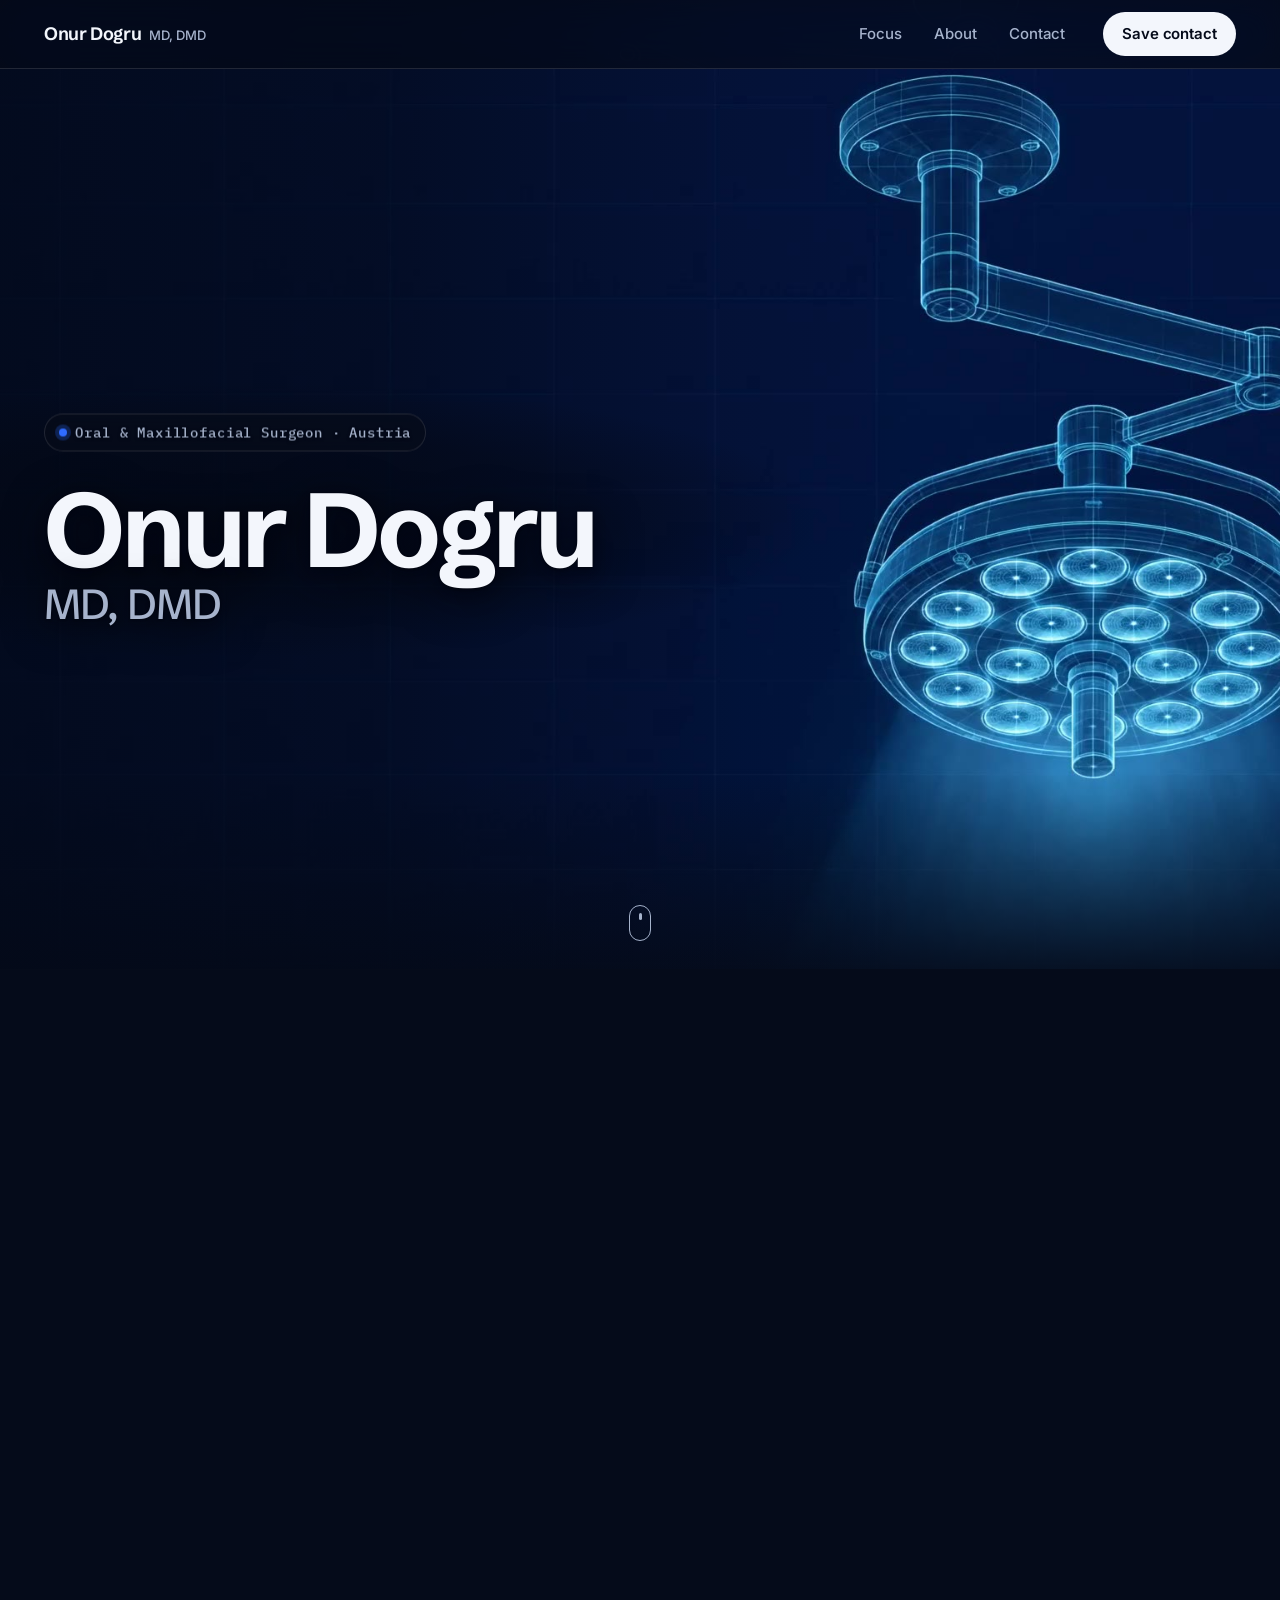
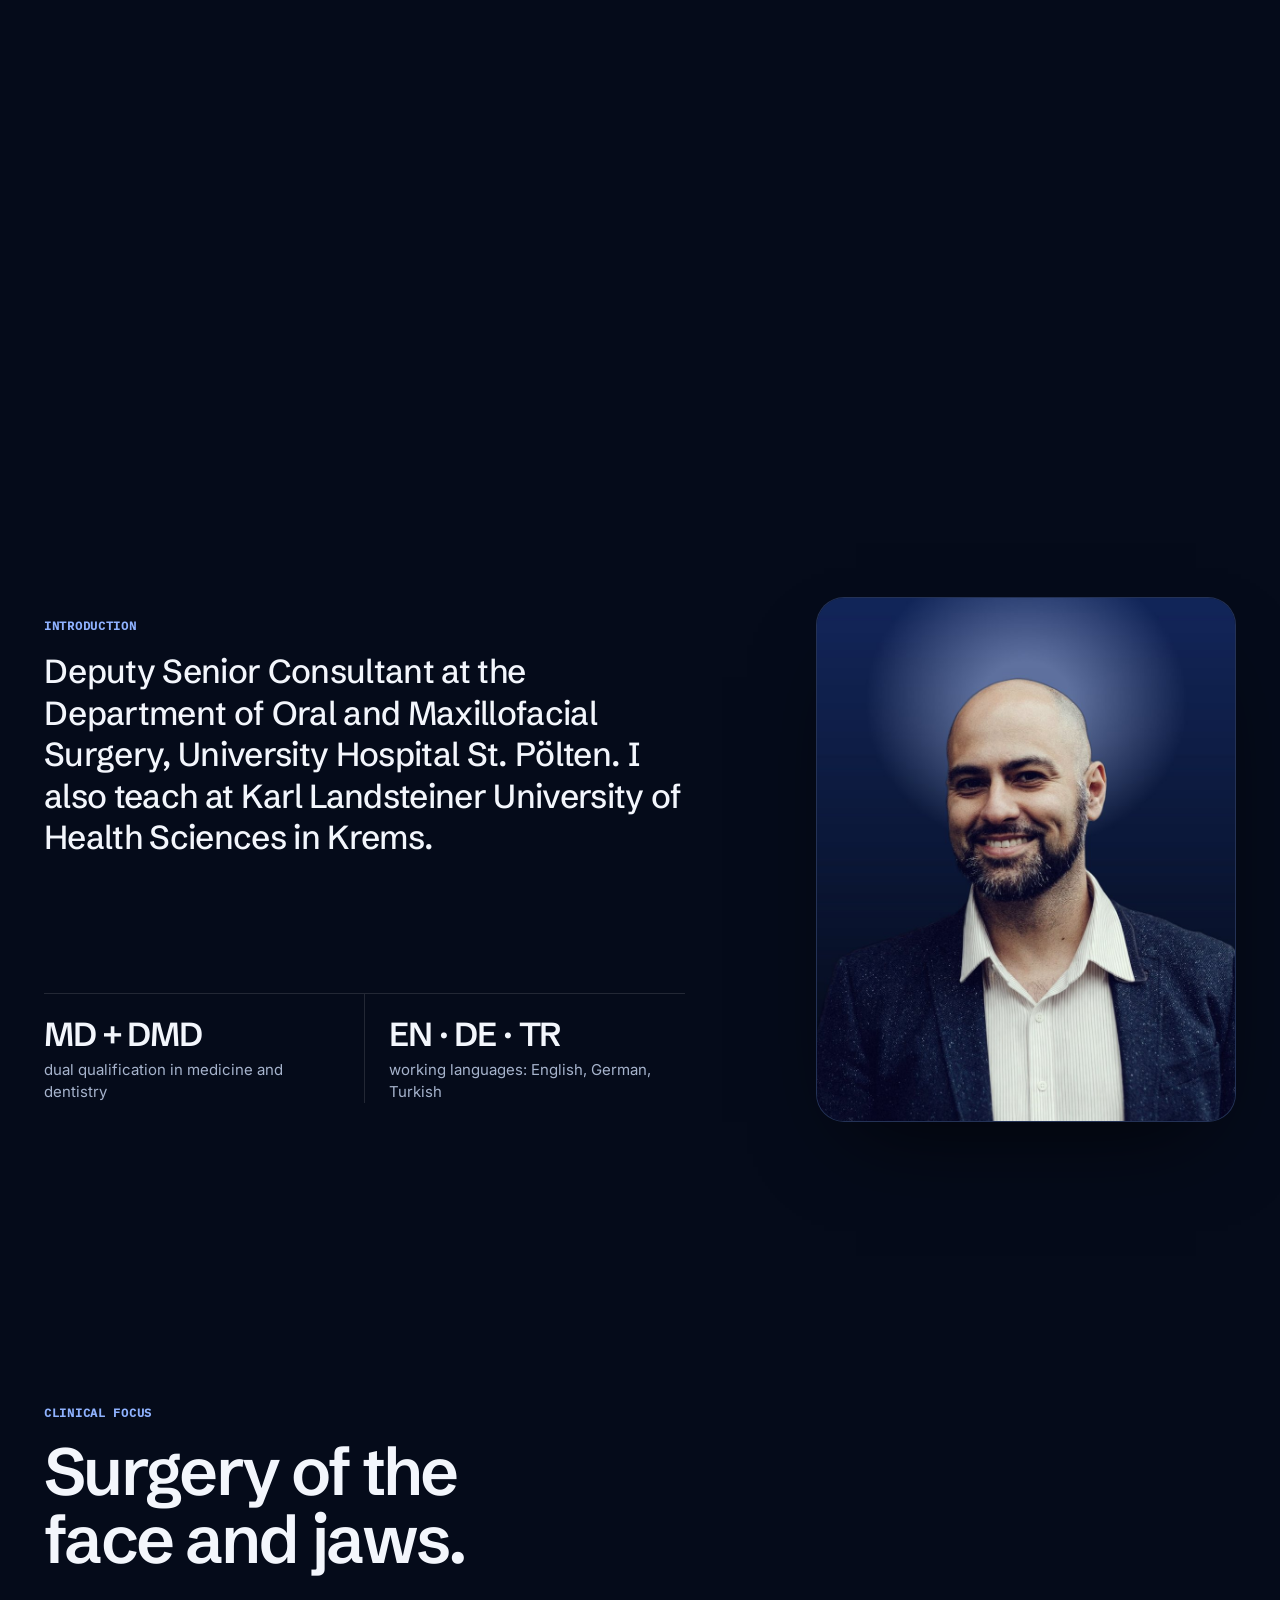
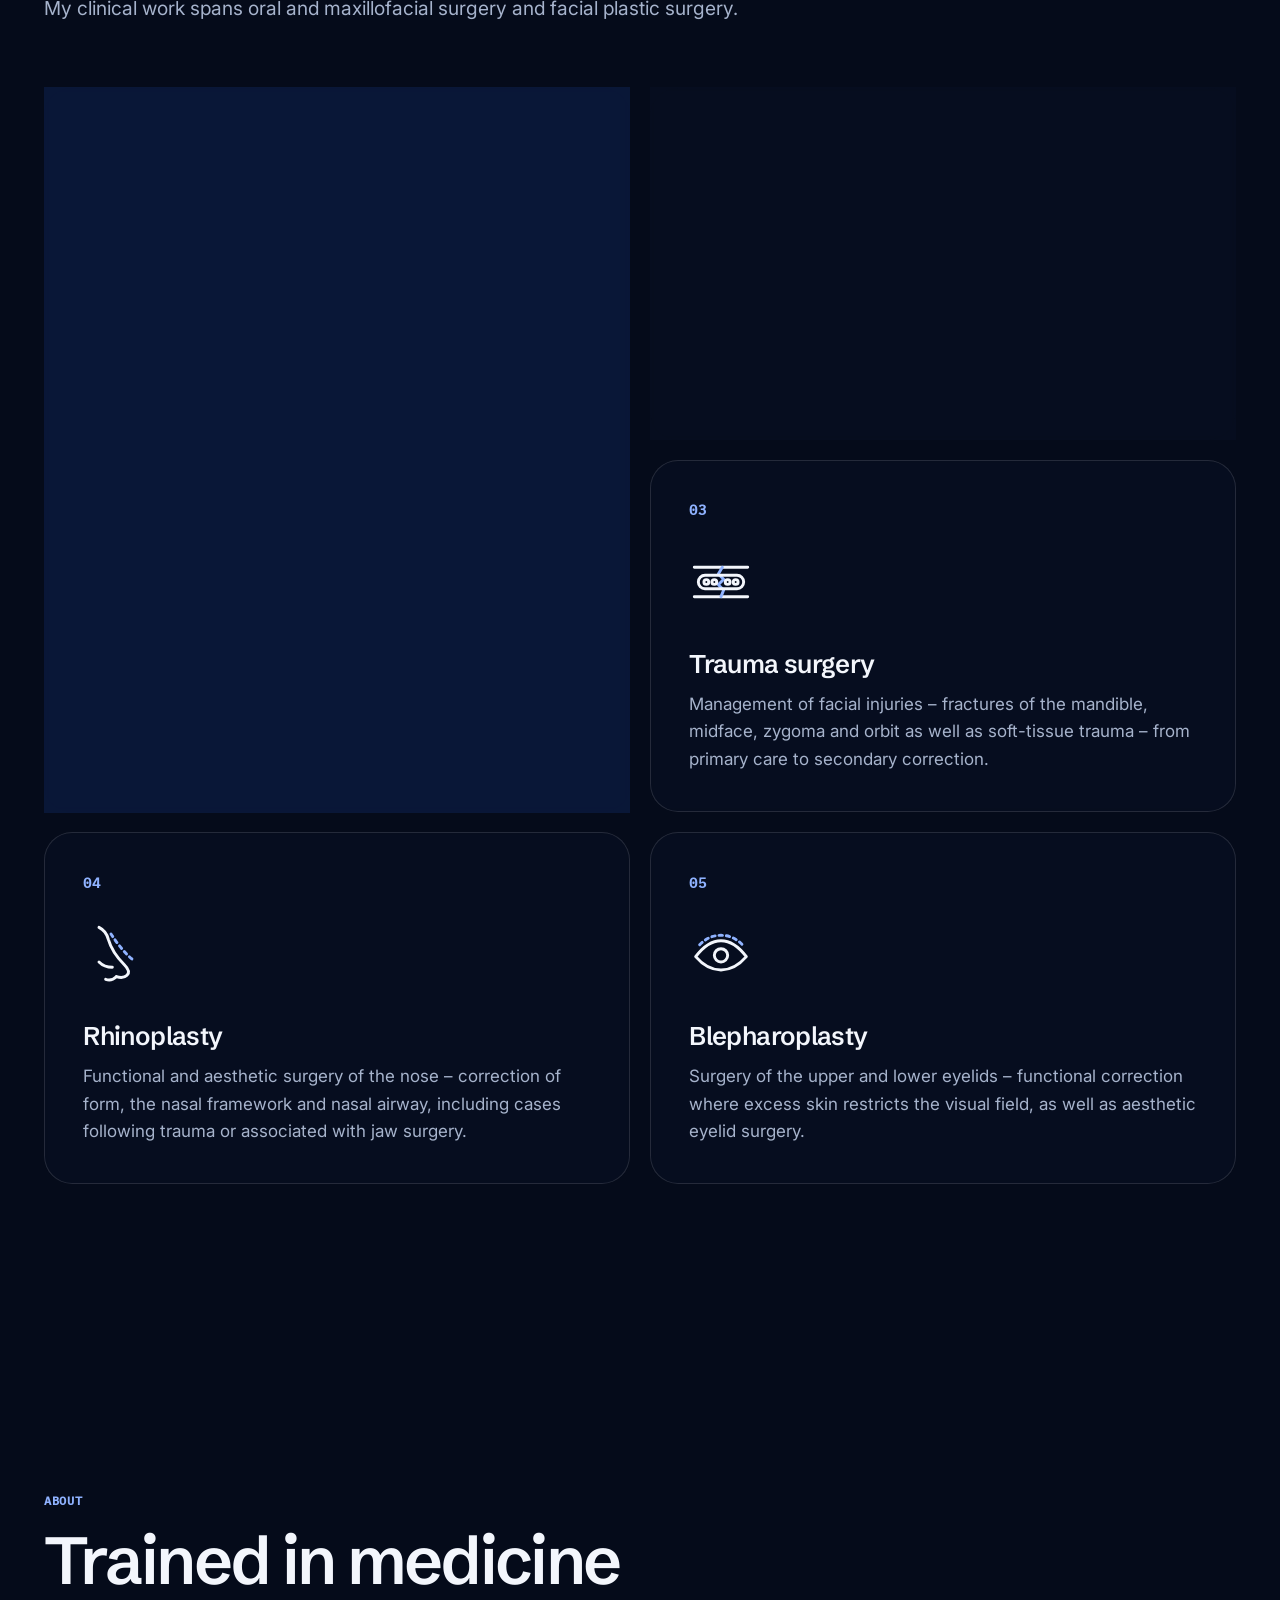
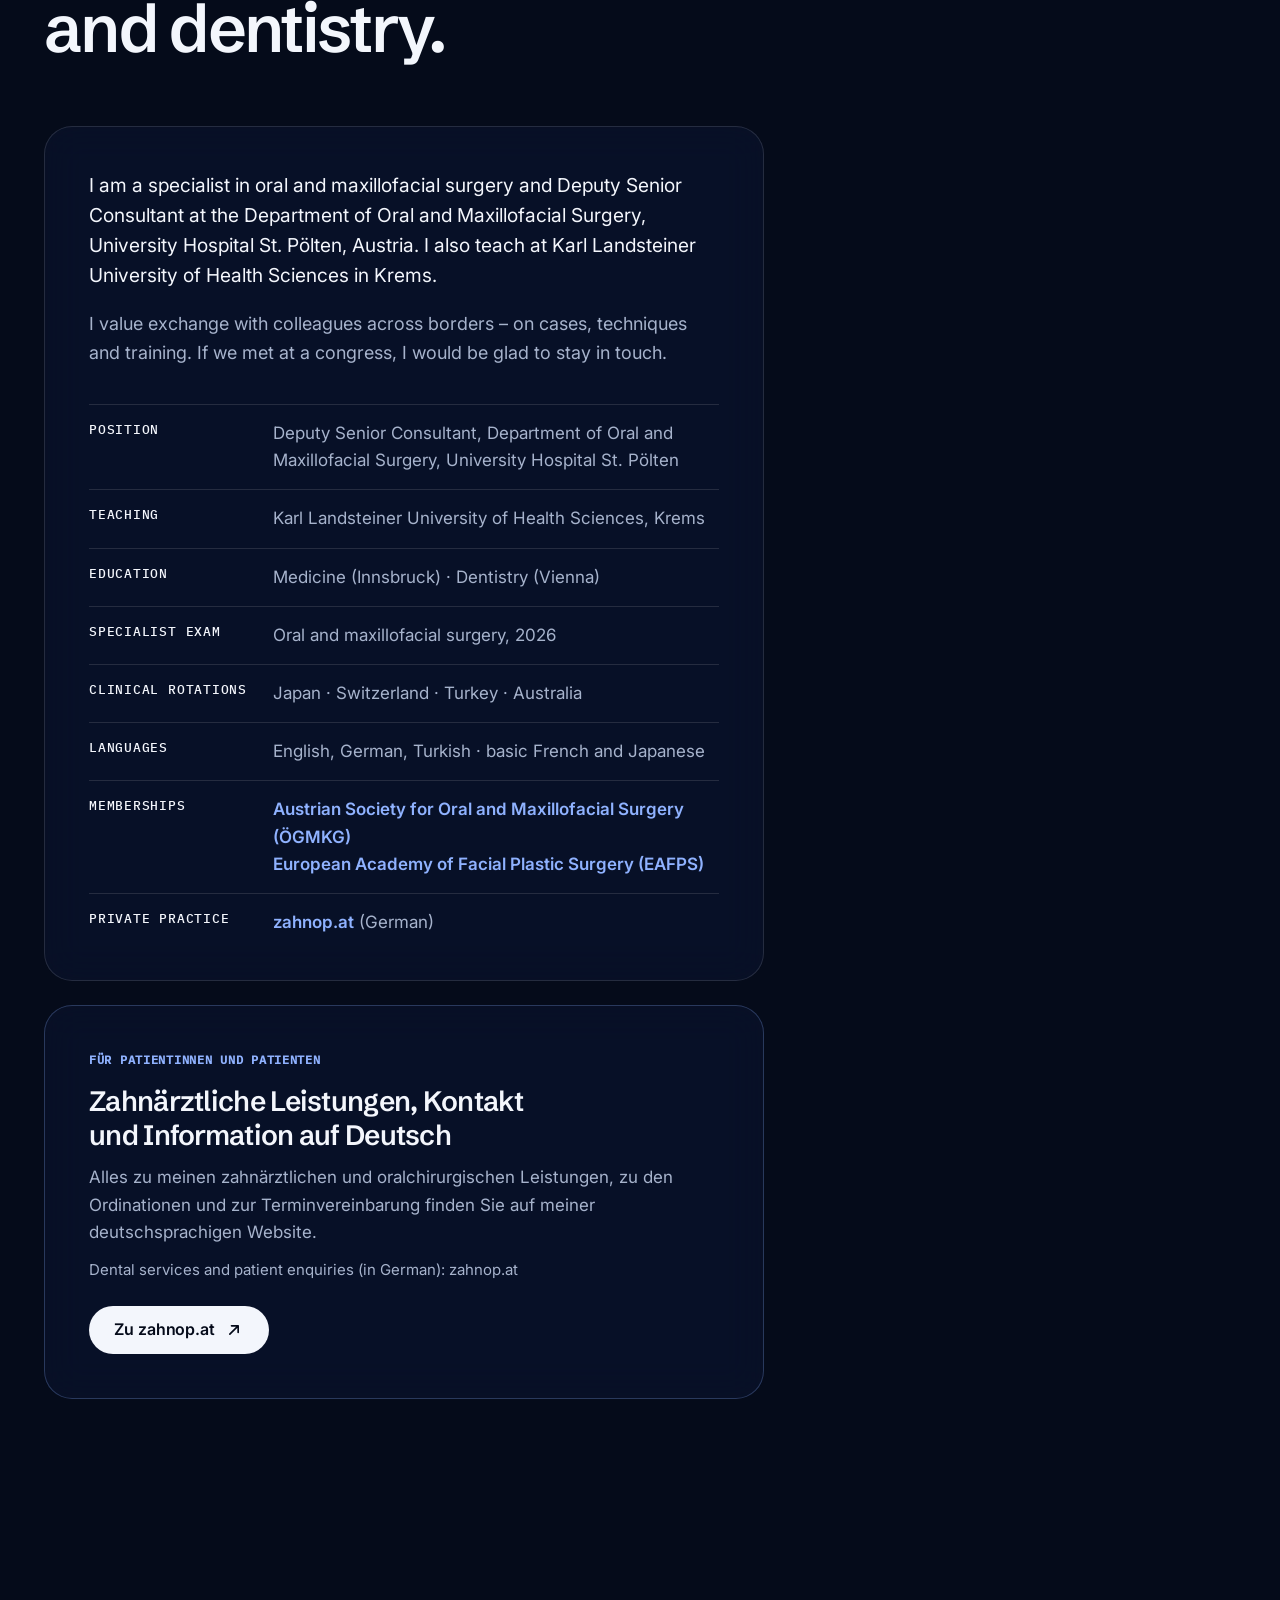
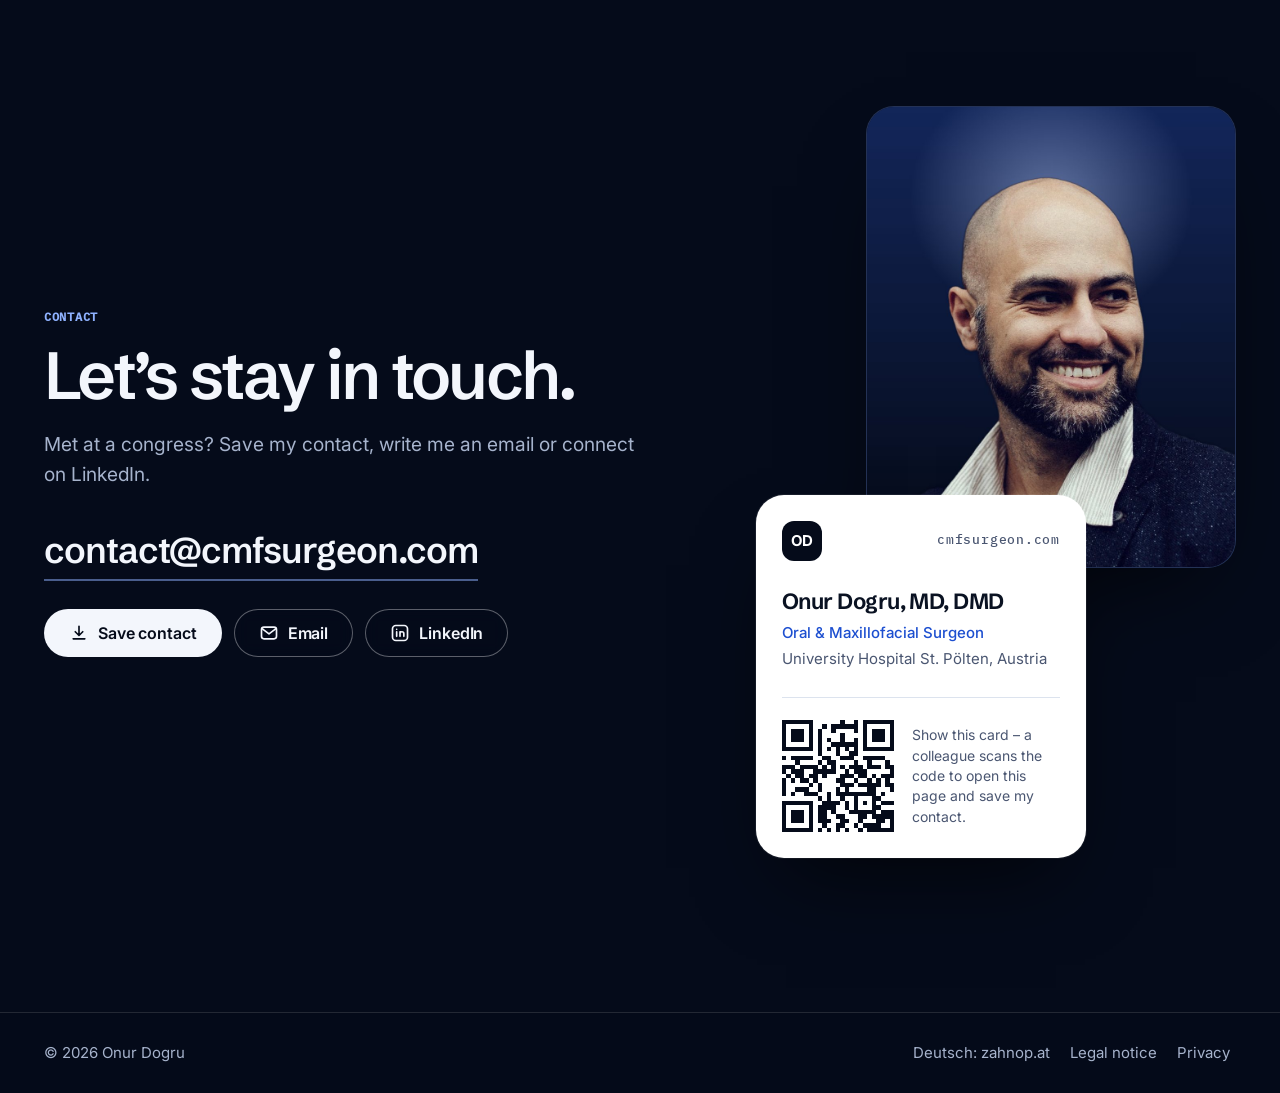
<file: site/index.html>
<!DOCTYPE html>
<html lang="en">
<head>
  <meta charset="utf-8">
  <meta name="viewport" content="width=device-width, initial-scale=1">
  <title>Onur Dogru, MD, DMD – Oral &amp; Maxillofacial Surgeon</title>
  <meta name="description" content="Onur Dogru, MD, DMD – specialist in oral and maxillofacial surgery and Deputy Senior Consultant at University Hospital St. Pölten, Austria. Orthognathic, tumour and reconstructive, and trauma surgery; rhinoplasty and blepharoplasty.">
  <link rel="canonical" href="https://cmfsurgeon.com/">
  <meta name="theme-color" content="#050b1a">
  <meta name="color-scheme" content="dark">

  <meta property="og:type" content="profile">
  <meta property="og:url" content="https://cmfsurgeon.com/">
  <meta property="og:title" content="Onur Dogru, MD, DMD – Oral &amp; Maxillofacial Surgeon">
  <meta property="og:description" content="Deputy Senior Consultant, Department of Oral and Maxillofacial Surgery, University Hospital St. Pölten, Austria.">
  <meta property="og:image" content="https://cmfsurgeon.com/og-image.png">
  <meta property="og:image:width" content="1200">
  <meta property="og:image:height" content="630">
  <meta property="profile:first_name" content="Onur">
  <meta property="profile:last_name" content="Dogru">
  <meta name="twitter:card" content="summary_large_image">

  <link rel="icon" href="favicon.svg" type="image/svg+xml">
  <link rel="apple-touch-icon" href="apple-touch-icon.png">
  <link rel="preload" href="assets/fonts/inter-latin-opsz.woff2" as="font" type="font/woff2" crossorigin>
  <link rel="preload" href="assets/fonts/schibsted-grotesk-latin-wght.woff2" as="font" type="font/woff2" crossorigin>
  <link rel="stylesheet" href="assets/styles.css?v=20261116a">

  <script type="application/ld+json">
  {
    "@context": "https://schema.org",
    "@type": "Person",
    "name": "Onur Dogru",
    "honorificSuffix": "MD, DMD",
    "jobTitle": "Deputy Senior Consultant, Oral and Maxillofacial Surgery",
    "url": "https://cmfsurgeon.com/",
    "email": "mailto:contact@cmfsurgeon.com",
    "worksFor": {
      "@type": "Hospital",
      "name": "University Hospital St. Pölten",
      "address": { "@type": "PostalAddress", "addressLocality": "St. Pölten", "addressCountry": "AT" }
    },
    "affiliation": { "@type": "CollegeOrUniversity", "name": "Karl Landsteiner University of Health Sciences" },
    "memberOf": [
      { "@type": "Organization", "name": "Austrian Society for Oral and Maxillofacial Surgery (ÖGMKG)", "url": "https://www.oegmkg.at" },
      { "@type": "Organization", "name": "European Academy of Facial Plastic Surgery (EAFPS)", "url": "https://www.eafps.org" }
    ],
    "knowsAbout": ["Oral and maxillofacial surgery", "Orthognathic surgery", "Head and neck tumour surgery", "Reconstructive surgery", "Maxillofacial trauma", "Rhinoplasty", "Blepharoplasty"],
    "knowsLanguage": ["en", "de", "tr"],
    "sameAs": ["https://www.linkedin.com/in/onur-dogru-84145b29a"]
  }
  </script>
</head>
<body>
  <a class="skip-link" href="#main">Skip to content</a>
  <div class="stage" aria-hidden="true"></div>

  <header class="site-header">
    <div class="wrap header-inner">
      <a class="wordmark" href="./" aria-label="Onur Dogru, MD, DMD – home">
        <span class="wordmark-name">Onur Dogru</span>
        <span class="wordmark-suffix">MD, DMD</span>
      </a>
      <nav class="site-nav" aria-label="Main">
        <a href="#focus">Focus</a>
        <a href="#about">About</a>
        <a href="#contact">Contact</a>
      </nav>
      <a class="btn btn-light btn-sm" href="onur-dogru.vcf" download="Onur-Dogru.vcf">Save contact</a>
    </div>
  </header>

  <main id="main">
    <!-- Film hero: one scroll-scrubbed shot. Static image hero on phones and with reduced motion. -->
    <section class="film" aria-labelledby="hero-title">
      <div class="film-stage">
        <div class="film-poster" aria-hidden="true"></div>
        <video class="film-video" preload="none" muted playsinline aria-hidden="true" tabindex="-1"></video>
        <div class="film-scrim" aria-hidden="true"></div>

        <div class="wrap film-bands">
          <div class="band band-1" data-a="0" data-b="0.30">
            <p class="chip"><span class="chip-dot" aria-hidden="true"></span>Oral &amp; Maxillofacial Surgeon · Austria</p>
            <h1 id="hero-title">Onur Dogru<span class="h1-suffix">MD, DMD</span></h1>
          </div>

          <div class="band band-2" data-a="0.34" data-b="0.62">
            <p class="band-line" data-split>Planned to the millimetre.</p>
            <p class="band-line band-line-soft" data-split>Performed with a calm hand.</p>
          </div>

          <div class="band band-3" data-a="0.68" data-b="1">
            <h2 class="band-title" data-split>Let’s talk cases.</h2>
            <p class="band-sub">Deputy Senior Consultant, University Hospital St.&nbsp;Pölten. Orthognathic, reconstructive, trauma and facial plastic surgery.</p>
            <div class="btn-row band-cta">
              <a class="btn btn-light" href="onur-dogru.vcf" download="Onur-Dogru.vcf">
                <svg class="icon" viewBox="0 0 24 24" aria-hidden="true"><path d="M12 4v11m0 0-4.5-4.5M12 15l4.5-4.5M5 19h14"/></svg>
                Save contact
              </a>
              <!-- wallet-button -->
              <a class="btn btn-outline-light" href="https://www.linkedin.com/in/onur-dogru-84145b29a" rel="noopener">
                <svg class="icon" viewBox="0 0 24 24" aria-hidden="true"><rect x="3" y="3" width="18" height="18" rx="4"/><path d="M8 10.5V16M8 7.6v.01M12 16v-3.2a2.3 2.3 0 0 1 4.6 0V16M12 10.5V16"/></svg>
                Connect on LinkedIn
              </a>
            </div>
          </div>
        </div>
        <a class="scroll-cue" href="#intro" aria-label="Scroll down"><span aria-hidden="true"></span></a>
      </div>
    </section>

    <!-- Introduction -->
    <section class="section intro" id="intro" data-scene="orlight" aria-label="Introduction">
      <div class="wrap hero-inner">
        <div class="hero-copy">
          <p class="eyebrow">Introduction</p>
          <p class="intro-lead">Deputy Senior Consultant at the Department of Oral and Maxillofacial Surgery, University Hospital St.&nbsp;Pölten. I also teach at Karl Landsteiner University of Health Sciences in Krems.</p>
        </div>

        <ul class="stats" aria-label="At a glance">
          <li><span class="stat-value">MD&thinsp;+&thinsp;DMD</span><span class="stat-label">dual qualification in medicine and dentistry</span></li>
          <li><span class="stat-value">EN · DE · TR</span><span class="stat-label">working languages: English, German, Turkish</span></li>
        </ul>

        <figure class="portrait portrait-hero">
          <img src="assets/img/onur-dogru.jpg" width="900" height="1125" alt="Portrait of Onur Dogru, MD, DMD" loading="lazy">
        </figure>
      </div>
    </section>

    <!-- Clinical focus -->
    <section class="section" id="focus" data-scene="instruments" aria-labelledby="focus-title">
      <div class="wrap">
        <div class="section-head">
          <p class="eyebrow">Clinical focus</p>
          <h2 id="focus-title">Surgery of the face and jaws.</h2>
          <p class="lead">My clinical work spans oral and maxillofacial surgery and facial plastic surgery.</p>
        </div>

        <div class="bento">
          <article class="tile tile-feature">
            <span class="tile-num">01</span>
            <svg class="tile-icon" viewBox="0 0 48 48" aria-hidden="true">
              <path d="M10.5 11C10 7.5 12 5.5 14.5 5.8 16.6 6.1 17.3 8.2 16.2 10.4q1.4 2.6 3.3 1.2L22 7l.5 15q.4 3 3.5 3H38q3 0 3 3v5q0 4-4 4H17q-6.5 0-6.5-6Z"/>
              <path d="M28 25v-2.5M32 25v-2.5M36 25v-2.5"/>
              <path d="M13.5 16 24 31" class="accent-stroke" stroke-dasharray="2.5 3"/>
              <path d="M29 43h11m-3.5-3.5L40 43l-3.5 3.5" class="accent-stroke"/>
            </svg>
            <h3>Orthognathic surgery</h3>
            <p>Surgical correction of skeletal jaw discrepancies through maxillary, mandibular and bimaxillary osteotomies – planned together with orthodontics to restore function, occlusion and facial balance.</p>
          </article>

          <article class="tile">
            <span class="tile-num">02</span>
            <svg class="tile-icon" viewBox="0 0 48 48" aria-hidden="true">
              <path d="M10.5 11C10 7.5 12 5.5 14.5 5.8 16.6 6.1 17.3 8.2 16.2 10.4q1.4 2.6 3.3 1.2L22 7l.5 15q.4 3 3.5 3H38q3 0 3 3v5q0 4-4 4H17q-6.5 0-6.5-6Z"/>
              <path d="M38.5 25v-2.5"/>
              <path d="M27 25h9v12h-9Z" class="accent-stroke"/>
            </svg>
            <h3>Tumour &amp; reconstructive surgery</h3>
            <p>Treatment of benign and malignant tumours of the oral cavity, jaws and face, followed by reconstruction that aims to restore form and function.</p>
          </article>

          <article class="tile">
            <span class="tile-num">03</span>
            <svg class="tile-icon" viewBox="0 0 48 48" aria-hidden="true">
              <path d="M4 13h40M4 35h40"/>
              <path d="M25 13l-3 5 4 4-4 4 4 4-2 5" class="accent-stroke"/>
              <rect x="7" y="19" width="34" height="10" rx="5"/>
              <circle cx="13" cy="24" r="1.8"/>
              <circle cx="19" cy="24" r="1.8"/>
              <circle cx="29" cy="24" r="1.8"/>
              <circle cx="35" cy="24" r="1.8"/>
            </svg>
            <h3>Trauma surgery</h3>
            <p>Management of facial injuries – fractures of the mandible, midface, zygoma and orbit as well as soft-tissue trauma – from primary care to secondary correction.</p>
          </article>

          <article class="tile">
            <span class="tile-num">04</span>
            <svg class="tile-icon" viewBox="0 0 48 48" aria-hidden="true">
              <path d="M12 4c4 2 6 5 7 9 2 7 6 13 12 19 3 3 4 6 2 8-2 2-5 2-8 1"/>
              <path d="M25 41c-2 2-5 3-8 2"/>
              <path d="M12 30c3 3 6 4 10 4"/>
              <path d="M21 9c4 6 9 13 16 19" class="accent-stroke" stroke-dasharray="2.5 3"/>
            </svg>
            <h3>Rhinoplasty</h3>
            <p>Functional and aesthetic surgery of the nose – correction of form, the nasal framework and nasal airway, including cases following trauma or associated with jaw surgery.</p>
          </article>

          <article class="tile">
            <span class="tile-num">05</span>
            <svg class="tile-icon" viewBox="0 0 48 48" aria-hidden="true">
              <path d="M5 26c6-8 13-12 19-12s13 4 19 12c-6 7-13 10-19 10S11 33 5 26Z"/>
              <circle cx="24" cy="25" r="5"/>
              <path d="M8 17c5-5 10-7 16-7s11 2 16 7" class="accent-stroke" stroke-dasharray="2.5 3"/>
            </svg>
            <h3>Blepharoplasty</h3>
            <p>Surgery of the upper and lower eyelids – functional correction where excess skin restricts the visual field, as well as aesthetic eyelid surgery.</p>
          </article>
        </div>
      </div>
    </section>

    <!-- About -->
    <section class="section" id="about" data-scene="surgeon" aria-labelledby="about-title">
      <div class="wrap">
        <div class="about-col">
          <div class="section-head">
            <p class="eyebrow">About</p>
            <h2 id="about-title">Trained in medicine and dentistry.</h2>
          </div>
          <div class="glass about-body">
            <p class="lead">I am a specialist in oral and maxillofacial surgery and Deputy Senior Consultant at the Department of Oral and Maxillofacial Surgery, University Hospital St.&nbsp;Pölten, Austria. I also teach at Karl Landsteiner University of Health Sciences in Krems.</p>
            <p>I value exchange with colleagues across borders – on cases, techniques and training. If we met at a congress, I would be glad to stay in touch.</p>

          <dl class="facts">
            <div><dt>Position</dt><dd>Deputy Senior Consultant, Department of Oral and Maxillofacial Surgery, University Hospital St.&nbsp;Pölten</dd></div>
            <div><dt>Teaching</dt><dd>Karl Landsteiner University of Health Sciences, Krems</dd></div>
            <div><dt>Education</dt><dd>Medicine (Innsbruck) · Dentistry (Vienna)</dd></div>
            <div><dt>Specialist exam</dt><dd>Oral and maxillofacial surgery, 2026</dd></div>
            <div><dt>Clinical rotations</dt><dd>Japan · Switzerland · Turkey · Australia</dd></div>
            <div><dt>Languages</dt><dd>English, German, Turkish · basic French and Japanese</dd></div>
            <div><dt>Memberships</dt><dd><a href="https://www.oegmkg.at" rel="noopener">Austrian Society for Oral and Maxillofacial Surgery (ÖGMKG)</a><br><a href="https://www.eafps.org" rel="noopener">European Academy of Facial Plastic Surgery (EAFPS)</a></dd></div>
            <div><dt>Private practice</dt><dd><a href="https://zahnop.at" rel="noopener">zahnop.at</a> <span class="muted">(German)</span></dd></div>
          </dl>
          </div>

          <aside class="glass practice-note" lang="de" aria-labelledby="practice-title">
            <p class="eyebrow">Für Patientinnen und Patienten</p>
            <h3 id="practice-title">Zahnärztliche Leistungen, Kontakt und Information auf Deutsch</h3>
            <p>Alles zu meinen zahnärztlichen und oralchirurgischen Leistungen, zu den Ordinationen und zur Terminvereinbarung finden Sie auf meiner deutschsprachigen Website.</p>
            <p class="practice-note-en" lang="en">Dental services and patient enquiries (in German): zahnop.at</p>
            <a class="btn btn-light" href="https://zahnop.at" rel="noopener">
              Zu zahnop.at
              <svg class="icon" viewBox="0 0 24 24" aria-hidden="true"><path d="M7 17 17 7M9 7h8v8"/></svg>
            </a>
          </aside>
        </div>
      </div>
    </section>

    <!-- Contact -->
    <section class="connect" id="contact" data-scene="orlight" aria-labelledby="contact-title">
      <div class="wrap connect-grid">
        <div class="connect-copy">
          <p class="eyebrow">Contact</p>
          <h2 id="contact-title">Let’s stay in touch.</h2>
          <p class="lead">Met at a congress? Save my contact, write me an email or connect on LinkedIn.</p>
          <a class="connect-mail" href="mailto:contact@cmfsurgeon.com">contact@cmfsurgeon.com</a>
          <div class="btn-row">
            <a class="btn btn-light" href="onur-dogru.vcf" download="Onur-Dogru.vcf">
              <svg class="icon" viewBox="0 0 24 24" aria-hidden="true"><path d="M12 4v11m0 0-4.5-4.5M12 15l4.5-4.5M5 19h14"/></svg>
              Save contact
            </a>
            <!-- wallet-button -->
            <a class="btn btn-outline-light" href="mailto:contact@cmfsurgeon.com">
              <svg class="icon" viewBox="0 0 24 24" aria-hidden="true"><rect x="3" y="5" width="18" height="14" rx="3"/><path d="m4 7 8 6 8-6"/></svg>
              Email
            </a>
            <a class="btn btn-outline-light" href="https://www.linkedin.com/in/onur-dogru-84145b29a" rel="noopener">
              <svg class="icon" viewBox="0 0 24 24" aria-hidden="true"><rect x="3" y="3" width="18" height="18" rx="4"/><path d="M8 10.5V16M8 7.6v.01M12 16v-3.2a2.3 2.3 0 0 1 4.6 0V16M12 10.5V16"/></svg>
              LinkedIn
            </a>
          </div>
        </div>

        <div class="contact-visual">
          <figure class="portrait portrait-contact">
            <img src="assets/img/onur-dogru-2.jpg" width="900" height="1125" alt="Onur Dogru, MD, DMD, smiling" loading="lazy">
          </figure>
        <div class="card-stack">
          <div class="bizcard">
            <div class="bizcard-top">
              <span class="monogram" aria-hidden="true">OD</span>
              <span class="bizcard-domain">cmfsurgeon.com</span>
            </div>
            <p class="bizcard-name">Onur Dogru, MD, DMD</p>
            <p class="bizcard-role">Oral &amp; Maxillofacial Surgeon</p>
            <p class="bizcard-org">University Hospital St.&nbsp;Pölten, Austria</p>
            <div class="bizcard-qr">
              <svg viewBox="0 0 25 25" shape-rendering="crispEdges" role="img" aria-label="QR code linking to cmfsurgeon.com"><path stroke="currentColor" d="M0 0.5h7m6 0h1m2 0h1m1 0h7M0 1.5h1m5 0h1m2 0h1m1 0h6m1 0h1m5 0h1M0 2.5h1m1 0h3m1 0h1m1 0h1m2 0h1m4 0h1m1 0h1m1 0h3m1 0h1M0 3.5h1m1 0h3m1 0h1m1 0h1m4 0h1m4 0h1m1 0h3m1 0h1M0 4.5h1m1 0h3m1 0h1m1 0h1m1 0h1m2 0h1m2 0h1m1 0h1m1 0h3m1 0h1M0 5.5h1m5 0h1m1 0h1m2 0h6m1 0h1m5 0h1M0 6.5h7m1 0h1m1 0h1m1 0h1m1 0h1m1 0h1m1 0h7M8 7.5h1m3 0h1m2 0h2M0 8.5h1m1 0h5m2 0h2m2 0h3m2 0h5M3 9.5h1m4 0h1m1 0h2m4 0h1m2 0h1m3 0h1M0 10.5h3m1 0h4m1 0h1m1 0h1m1 0h1m1 0h3m1 0h3m1 0h2M0 11.5h1m1 0h3m2 0h5m2 0h1m1 0h3m5 0h1M1 12.5h1m1 0h2m1 0h2m1 0h1m3 0h3m1 0h2m1 0h1m1 0h3M0 13.5h1m1 0h1m1 0h2m1 0h1m4 0h2m2 0h1m2 0h1m1 0h1m1 0h1M0 14.5h1m5 0h1m1 0h1m4 0h3m1 0h5m1 0h2M0 15.5h1m2 0h3m2 0h1m3 0h1m1 0h1m4 0h2m3 0h1M0 16.5h1m1 0h1m2 0h3m2 0h1m1 0h9m1 0h1M8 17.5h1m1 0h1m2 0h1m2 0h1m3 0h2M0 18.5h7m2 0h4m1 0h1m1 0h1m1 0h1m1 0h1m1 0h3M0 19.5h1m5 0h1m1 0h4m2 0h1m1 0h1m3 0h2M0 20.5h1m1 0h3m1 0h1m1 0h2m1 0h1m3 0h6m1 0h3M0 21.5h1m1 0h3m1 0h1m1 0h2m2 0h2m3 0h2m1 0h5M0 22.5h1m1 0h3m1 0h1m1 0h3m2 0h2m2 0h1m3 0h2m1 0h1M0 23.5h1m5 0h1m2 0h1m2 0h2m2 0h1m1 0h4m2 0h1M0 24.5h7m1 0h1m1 0h1m1 0h1m1 0h1m2 0h1m1 0h6"/></svg>
              <p class="bizcard-caption">Show this card – a colleague scans the code to open this page and save my contact.</p>
            </div>
          </div>
        </div>
        </div>
      </div>
    </section>
  </main>

  <footer class="site-footer">
    <div class="wrap footer-inner">
      <p>© 2026 Onur Dogru</p>
      <nav aria-label="Legal">
        <a href="https://zahnop.at" rel="noopener" lang="de">Deutsch: zahnop.at</a>
        <a href="legal.html">Legal notice</a>
        <a href="legal.html#privacy">Privacy</a>
      </nav>
    </div>
  </footer>
  <script src="assets/stage.js?v=20261116a" defer></script>
  <script src="assets/hero.js?v=20261116a" defer></script>
</body>
</html>
</file>
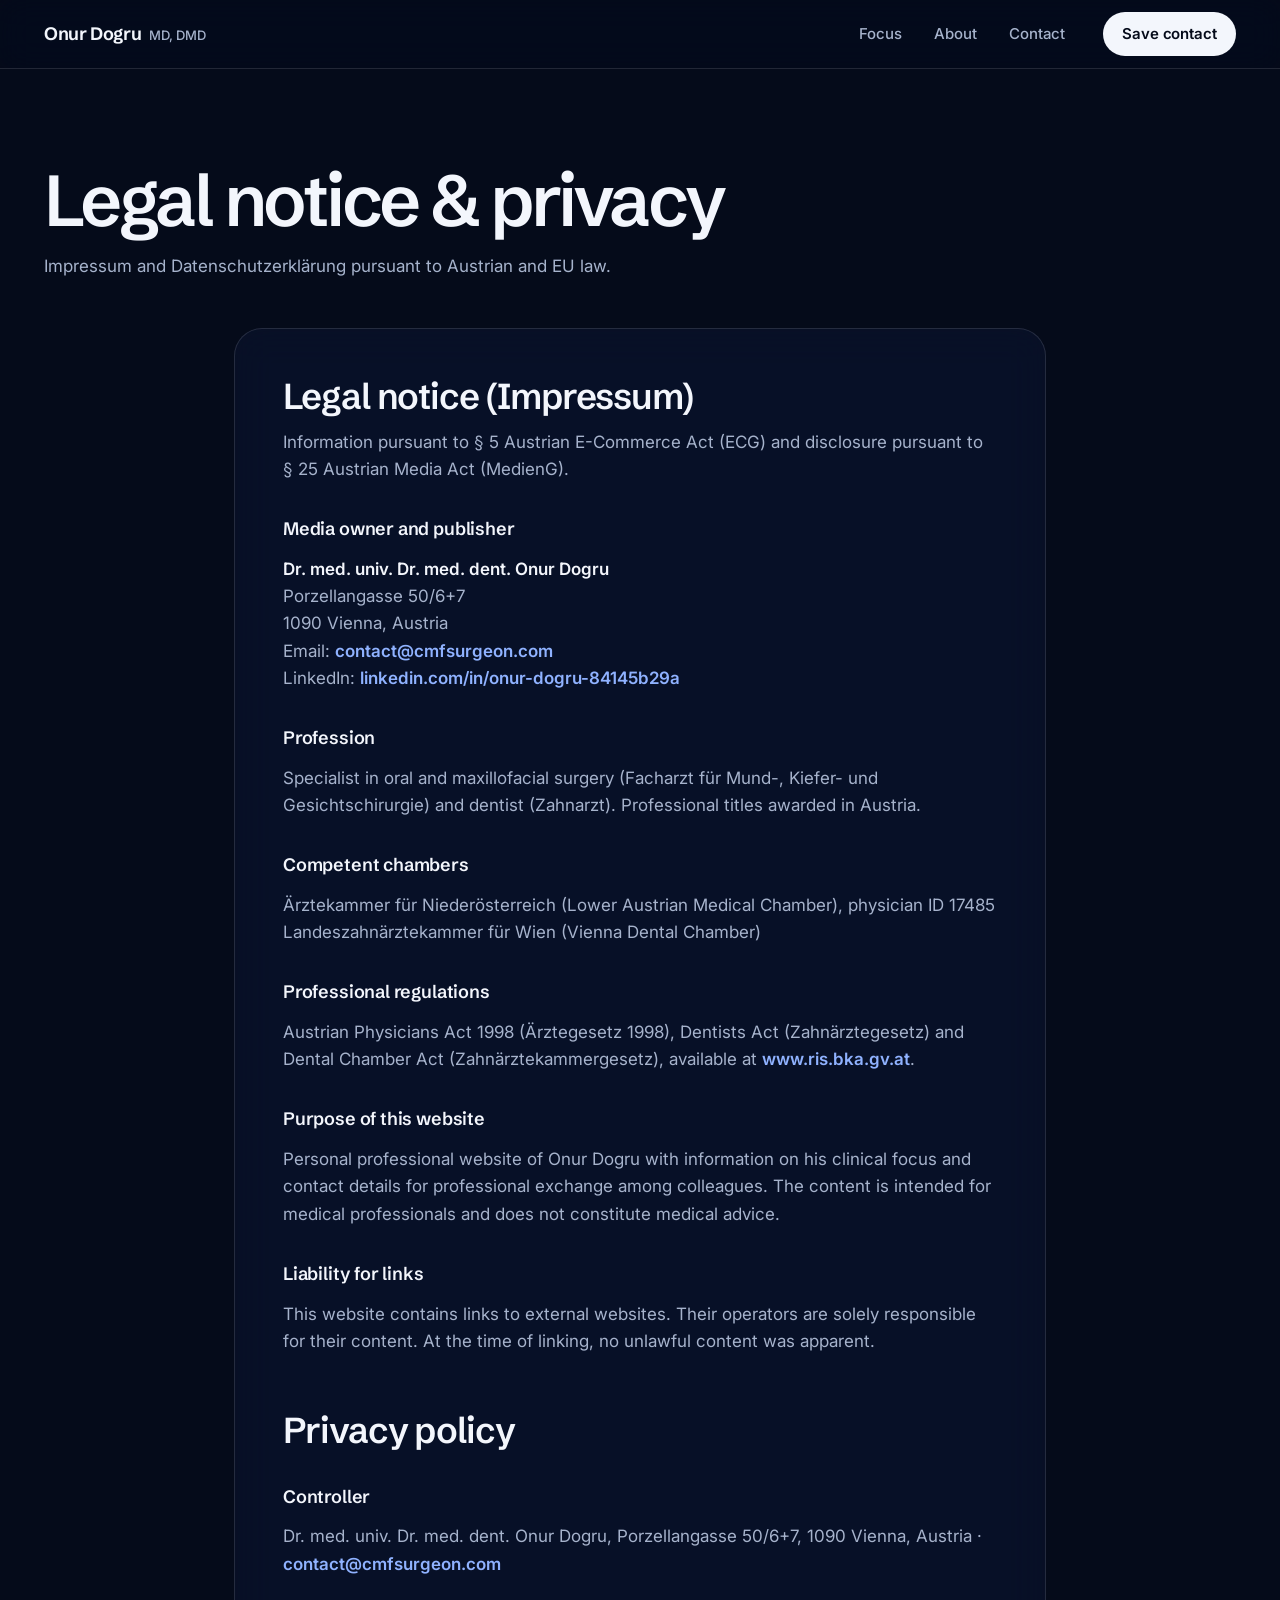
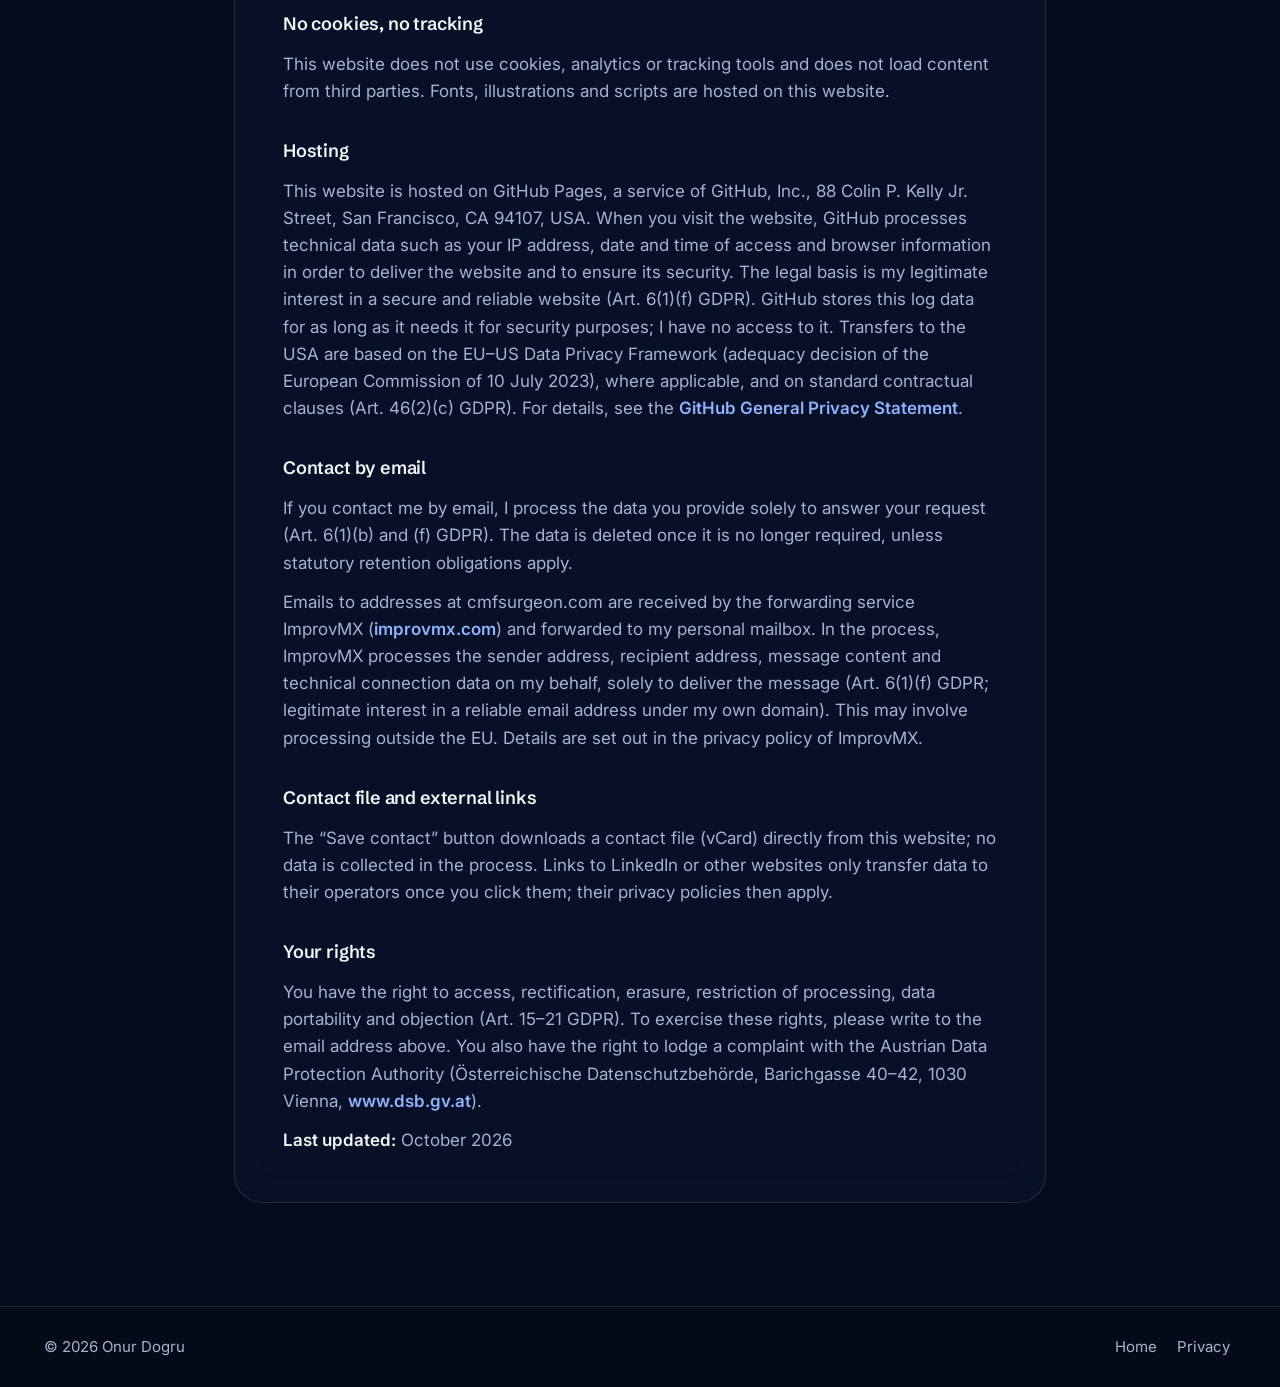
<file: site/legal.html>
<!DOCTYPE html>
<html lang="en">
<head>
  <meta charset="utf-8">
  <meta name="viewport" content="width=device-width, initial-scale=1">
  <title>Legal notice &amp; privacy – Onur Dogru, MD, DMD</title>
  <meta name="description" content="Legal notice (Impressum) and privacy policy for cmfsurgeon.com.">
  <link rel="canonical" href="https://cmfsurgeon.com/legal.html">
  <meta name="theme-color" content="#050b1a">
  <meta name="color-scheme" content="dark">
  <link rel="icon" href="favicon.svg" type="image/svg+xml">
  <link rel="apple-touch-icon" href="apple-touch-icon.png">
  <link rel="stylesheet" href="assets/styles.css?v=20261116a">
</head>
<body>
  <a class="skip-link" href="#main">Skip to content</a>

  <header class="site-header">
    <div class="wrap header-inner">
      <a class="wordmark" href="./" aria-label="Onur Dogru, MD, DMD – home">
        <span class="wordmark-name">Onur Dogru</span>
        <span class="wordmark-suffix">MD, DMD</span>
      </a>
      <nav class="site-nav" aria-label="Main">
        <a href="./#focus">Focus</a>
        <a href="./#about">About</a>
        <a href="./#contact">Contact</a>
      </nav>
      <a class="btn btn-light btn-sm" href="onur-dogru.vcf" download="Onur-Dogru.vcf">Save contact</a>
    </div>
  </header>

  <main id="main">
    <section class="legal-hero">
      <div class="wrap">
        <h1>Legal notice &amp; privacy</h1>
        <p>Impressum and Datenschutzerklärung pursuant to Austrian and EU law.</p>
      </div>
    </section>

    <section class="legal">
      <div class="wrap">
        <div class="glass legal-body">
        <h2 id="imprint">Legal notice (Impressum)</h2>
        <p>Information pursuant to § 5 Austrian E-Commerce Act (ECG) and disclosure pursuant to § 25 Austrian Media Act (MedienG).</p>

        <h3>Media owner and publisher</h3>
        <address>
          <strong>Dr. med. univ. Dr. med. dent. Onur Dogru</strong><br>
          Porzellangasse 50/6+7<br>
          1090 Vienna, Austria<br>
          Email: <a href="mailto:contact@cmfsurgeon.com">contact@cmfsurgeon.com</a><br>
          LinkedIn: <a href="https://www.linkedin.com/in/onur-dogru-84145b29a" rel="noopener">linkedin.com/in/onur-dogru-84145b29a</a>
        </address>

        <h3>Profession</h3>
        <p>Specialist in oral and maxillofacial surgery (Facharzt für Mund-, Kiefer- und Gesichtschirurgie) and dentist (Zahnarzt). Professional titles awarded in Austria.</p>

        <h3>Competent chambers</h3>
        <p>Ärztekammer für Niederösterreich (Lower Austrian Medical Chamber), physician ID 17485<br>
        Landeszahnärztekammer für Wien (Vienna Dental Chamber)</p>

        <h3>Professional regulations</h3>
        <p>Austrian Physicians Act 1998 (Ärztegesetz 1998), Dentists Act (Zahnärztegesetz) and Dental Chamber Act (Zahnärztekammergesetz), available at <a href="https://www.ris.bka.gv.at" rel="noopener">www.ris.bka.gv.at</a>.</p>

        <h3>Purpose of this website</h3>
        <p>Personal professional website of Onur Dogru with information on his clinical focus and contact details for professional exchange among colleagues. The content is intended for medical professionals and does not constitute medical advice.</p>

        <h3>Liability for links</h3>
        <p>This website contains links to external websites. Their operators are solely responsible for their content. At the time of linking, no unlawful content was apparent.</p>

        <h2 id="privacy">Privacy policy</h2>

        <h3>Controller</h3>
        <p>Dr. med. univ. Dr. med. dent. Onur Dogru, Porzellangasse 50/6+7, 1090 Vienna, Austria · <a href="mailto:contact@cmfsurgeon.com">contact@cmfsurgeon.com</a></p>

        <h3>No cookies, no tracking</h3>
        <p>This website does not use cookies, analytics or tracking tools and does not load content from third parties. Fonts, illustrations and scripts are hosted on this website.</p>

        <h3>Hosting</h3>
        <p>This website is hosted on GitHub Pages, a service of GitHub, Inc., 88 Colin P. Kelly Jr. Street, San Francisco, CA 94107, USA. When you visit the website, GitHub processes technical data such as your IP address, date and time of access and browser information in order to deliver the website and to ensure its security. The legal basis is my legitimate interest in a secure and reliable website (Art. 6(1)(f) GDPR). GitHub stores this log data for as long as it needs it for security purposes; I have no access to it. Transfers to the USA are based on the EU–US Data Privacy Framework (adequacy decision of the European Commission of 10 July 2023), where applicable, and on standard contractual clauses (Art. 46(2)(c) GDPR). For details, see the <a href="https://docs.github.com/en/site-policy/privacy-policies/github-general-privacy-statement" rel="noopener">GitHub General Privacy Statement</a>.</p>

        <h3>Contact by email</h3>
        <p>If you contact me by email, I process the data you provide solely to answer your request (Art. 6(1)(b) and (f) GDPR). The data is deleted once it is no longer required, unless statutory retention obligations apply.</p>
        <p>Emails to addresses at cmfsurgeon.com are received by the forwarding service ImprovMX (<a href="https://improvmx.com" rel="noopener">improvmx.com</a>) and forwarded to my personal mailbox. In the process, ImprovMX processes the sender address, recipient address, message content and technical connection data on my behalf, solely to deliver the message (Art. 6(1)(f) GDPR; legitimate interest in a reliable email address under my own domain). This may involve processing outside the EU. Details are set out in the privacy policy of ImprovMX.</p>

        <h3>Contact file and external links</h3>
        <p>The “Save contact” button downloads a contact file (vCard) directly from this website; no data is collected in the process. Links to LinkedIn or other websites only transfer data to their operators once you click them; their privacy policies then apply.</p>

        <h3>Your rights</h3>
        <p>You have the right to access, rectification, erasure, restriction of processing, data portability and objection (Art. 15–21 GDPR). To exercise these rights, please write to the email address above. You also have the right to lodge a complaint with the Austrian Data Protection Authority (Österreichische Datenschutzbehörde, Barichgasse 40–42, 1030 Vienna, <a href="https://www.dsb.gv.at" rel="noopener">www.dsb.gv.at</a>).</p>

        <p><strong>Last updated:</strong> October 2026</p>
        </div>
      </div>
    </section>
  </main>

  <footer class="site-footer">
    <div class="wrap footer-inner">
      <p>© 2026 Onur Dogru</p>
      <nav aria-label="Legal">
        <a href="./">Home</a>
        <a href="legal.html#privacy">Privacy</a>
      </nav>
    </div>
  </footer>
</body>
</html>
</file>
<file: site/assets/styles.css>
/* cmfsurgeon.com – Onur Dogru, MD, DMD
   Layout language inspired by shopify.com (large type, pill buttons, bento tiles, dark full-bleed stage),
   colour palette in blue tones. Fixed background "stage" with scroll-animated line-art scenes from the
   operating room (see stage.js). No external requests: fonts are self-hosted. */

@font-face {
  font-family: "Inter";
  font-style: normal;
  font-weight: 100 900;
  font-display: swap;
  src: url("fonts/inter-latin-opsz.woff2") format("woff2-variations"),
       url("fonts/inter-latin-opsz.woff2") format("woff2");
}

:root {
  --night: #050b1a;
  --night-2: #0c1631;
  --glass: rgba(10, 19, 42, .72);
  --glass-strong: rgba(9, 17, 38, .86);
  --line: rgba(255, 255, 255, .12);
  --line-strong: rgba(255, 255, 255, .22);
  --ink: #f3f6fc;
  --ink-soft: #a6b3cc;
  --blue: #2f6bff;
  --blue-soft: #8fb2ff;
  --glow: rgba(47, 107, 255, .38);

  --radius-lg: 28px;
  --wrap: 1240px;
  --gutter: 24px;
  --section-y: clamp(88px, 12vw, 160px);

  --font: "Inter", ui-sans-serif, system-ui, -apple-system, "Segoe UI", Roboto, Helvetica, Arial, sans-serif;

  color-scheme: dark;
}

*, *::before, *::after { box-sizing: border-box; }

html {
  -webkit-text-size-adjust: 100%;
  scroll-behavior: smooth;
  scroll-padding-top: 80px;
  background: var(--night);
}

body {
  margin: 0;
  background: var(--night);
  color: var(--ink);
  font-family: var(--font);
  font-size: 1.0625rem;
  line-height: 1.6;
  font-optical-sizing: auto;
  -webkit-font-smoothing: antialiased;
  -moz-osx-font-smoothing: grayscale;
  text-rendering: optimizeLegibility;
}

img, svg { display: block; max-width: 100%; }
a { color: inherit; }
h1, h2, h3 { margin: 0; font-weight: 600; text-wrap: balance; }
p { margin: 0; }

.wrap {
  position: relative;
  width: 100%;
  max-width: var(--wrap);
  margin-inline: auto;
  padding-inline: var(--gutter);
}

.skip-link {
  position: absolute;
  left: 12px;
  top: -60px;
  z-index: 100;
  padding: 10px 16px;
  border-radius: 999px;
  background: var(--ink);
  color: var(--night);
  font-weight: 600;
  text-decoration: none;
}
.skip-link:focus { top: 12px; }

:focus-visible {
  outline: 3px solid var(--blue-soft);
  outline-offset: 3px;
  border-radius: 6px;
}

/* ---------- Background stage (scenes injected by stage.js) ---------- */
.stage {
  position: fixed;
  inset: 0;
  z-index: 0;
  overflow: hidden;
  pointer-events: none;
  background:
    radial-gradient(60rem 40rem at 72% 18%, rgba(47, 107, 255, .22), transparent 70%),
    radial-gradient(40rem 30rem at 10% 100%, rgba(0, 150, 255, .10), transparent 70%),
    var(--night);
}
.stage .scene {
  position: absolute;
  inset: 0;
  opacity: 0;
  will-change: opacity;
}
.stage .scene svg {
  position: absolute;
  inset: 0;
  width: 100%;
  height: 100%;
  max-width: none;
  overflow: visible;
}
.stage .ln { stroke: var(--blue-soft); fill: none; }
.stage .ln-hi { stroke: var(--ink); fill: none; }
.stage .ln-acc { stroke: var(--blue); fill: none; }
.stage .fill-soft { fill: rgba(143, 178, 255, .08); stroke: none; }
.stage path, .stage circle, .stage ellipse, .stage line, .stage polyline, .stage rect {
  stroke-linecap: round;
  stroke-linejoin: round;
}
/* Scrim keeps the text column readable on top of the scenes */
.stage::after {
  content: "";
  position: absolute;
  inset: 0;
  background:
    linear-gradient(90deg, rgba(5, 11, 26, .94) 0%, rgba(5, 11, 26, .80) 30%, rgba(5, 11, 26, .25) 58%, rgba(5, 11, 26, .10) 100%),
    linear-gradient(0deg, rgba(5, 11, 26, .6) 0%, transparent 30%);
}

.site-header, main, .site-footer { position: relative; z-index: 1; }

/* ---------- Icons ---------- */
.icon, .tile-icon {
  fill: none;
  stroke: currentColor;
  stroke-width: 2;
  stroke-linecap: round;
  stroke-linejoin: round;
}
.icon { width: 20px; height: 20px; flex: none; }

/* ---------- Buttons ---------- */
.btn {
  display: inline-flex;
  align-items: center;
  justify-content: center;
  gap: .55em;
  min-height: 48px;
  padding: .8em 1.5em;
  border-radius: 999px;
  border: 1.5px solid transparent;
  font: inherit;
  font-size: 1rem;
  font-weight: 600;
  letter-spacing: -.005em;
  line-height: 1.2;
  text-decoration: none;
  white-space: nowrap;
  transition: background-color .18s ease, color .18s ease, border-color .18s ease, transform .18s ease;
}
.btn:active { transform: translateY(1px); }
.btn-sm { min-height: 44px; padding: .55em 1.2em; font-size: .9375rem; }
.btn-light { background: var(--ink); color: var(--night); }
.btn-light:hover { background: #ffffff; }
.btn-outline-light {
  border-color: rgba(255, 255, 255, .35);
  background: rgba(5, 11, 26, .35);
  color: var(--ink);
  -webkit-backdrop-filter: blur(8px);
  backdrop-filter: blur(8px);
}
.btn-outline-light:hover { border-color: var(--ink); background: rgba(255, 255, 255, .08); }
.btn-row { display: flex; flex-wrap: wrap; gap: 12px; }

/* ---------- Header ---------- */
.site-header {
  position: sticky;
  top: 0;
  z-index: 50;
  background: rgba(5, 11, 26, .72);
  -webkit-backdrop-filter: saturate(160%) blur(16px);
  backdrop-filter: saturate(160%) blur(16px);
  border-bottom: 1px solid var(--line);
}
.header-inner {
  display: flex;
  align-items: center;
  gap: 24px;
  min-height: 68px;
}
.wordmark {
  display: inline-flex;
  align-items: baseline;
  gap: .45em;
  margin-right: auto;
  padding-block: 10px;
  text-decoration: none;
}
.wordmark-name { font-size: 1.125rem; font-weight: 650; letter-spacing: -.02em; }
.wordmark-suffix { font-size: .8125rem; font-weight: 500; color: var(--ink-soft); }
.site-nav { display: flex; gap: 4px; }
.site-nav a {
  padding: 10px 14px;
  border-radius: 999px;
  color: var(--ink-soft);
  font-size: .9375rem;
  font-weight: 500;
  text-decoration: none;
  transition: color .18s ease, background-color .18s ease;
}
.site-nav a:hover { color: var(--ink); background: rgba(255, 255, 255, .07); }

/* ---------- Hero ---------- */
.hero {
  position: relative;
  display: flex;
  align-items: center;
  min-height: calc(100svh - 68px);
  padding-block: clamp(64px, 9vw, 120px) clamp(72px, 8vw, 112px);
}
.hero-inner {
  display: grid;
  grid-template-columns: minmax(0, 1.35fr) minmax(0, 1fr);
  grid-template-areas: "copy portrait" "stats portrait";
  column-gap: clamp(40px, 6vw, 96px);
  row-gap: clamp(56px, 8vw, 96px);
  align-items: end;
}
.hero-copy { grid-area: copy; max-width: 660px; }
.hero-inner .stats { grid-area: stats; }

/* Portraits (variant B: natural colour, cool grade, navy backdrop baked in) */
.portrait {
  margin: 0;
  overflow: hidden;
  border-radius: var(--radius-lg);
  background: #0c1631;
  border: 1px solid rgba(143, 178, 255, .18);
  box-shadow: 0 40px 90px -40px rgba(0, 0, 0, .8);
}
.portrait img { width: 100%; height: auto; aspect-ratio: 4 / 5; object-fit: cover; }
.portrait-hero { grid-area: portrait; align-self: center; justify-self: end; width: min(100%, 420px); }

.chip {
  display: inline-flex;
  align-items: center;
  gap: .6em;
  margin-bottom: 28px;
  padding: 7px 14px;
  border: 1px solid var(--line);
  border-radius: 999px;
  background: rgba(5, 11, 26, .5);
  color: var(--ink-soft);
  font-size: .875rem;
  font-weight: 500;
}
.chip-dot {
  width: 8px;
  height: 8px;
  border-radius: 50%;
  background: var(--blue);
  box-shadow: 0 0 0 4px rgba(47, 107, 255, .25);
}
.hero h1 {
  font-size: clamp(3.1rem, 8.6vw, 7.25rem);
  line-height: .95;
  letter-spacing: -.045em;
}
.h1-suffix {
  display: block;
  margin-top: .12em;
  font-size: .4em;
  font-weight: 500;
  letter-spacing: -.02em;
  color: var(--ink-soft);
}
.hero-lead {
  max-width: 34em;
  margin: 28px 0 36px;
  font-size: clamp(1.125rem, 1.5vw, 1.3125rem);
  line-height: 1.5;
  color: var(--ink-soft);
}

.stats {
  list-style: none;
  margin: 0;
  padding: 0;
  display: grid;
  grid-template-columns: repeat(2, minmax(0, 1fr));
  max-width: 660px;
  border-top: 1px solid var(--line);
}
.stats li { display: flex; flex-direction: column; gap: 8px; padding: 24px 24px 0 0; }
.stats li + li { padding-left: 24px; border-left: 1px solid var(--line); }
.stat-value { font-size: clamp(1.6rem, 2.6vw, 2.25rem); font-weight: 600; letter-spacing: -.035em; line-height: 1; }
.stat-label { font-size: .9375rem; line-height: 1.45; color: var(--ink-soft); }

.scroll-cue {
  position: absolute;
  left: 50%;
  bottom: 24px;
  display: grid;
  place-items: center;
  width: 44px;
  height: 44px;
  margin-left: -22px;
  border-radius: 50%;
  color: var(--ink-soft);
}
.scroll-cue span {
  width: 22px;
  height: 36px;
  border: 1.5px solid currentColor;
  border-radius: 12px;
  position: relative;
}
.scroll-cue span::after {
  content: "";
  position: absolute;
  left: 50%;
  top: 7px;
  width: 3px;
  height: 7px;
  margin-left: -1.5px;
  border-radius: 2px;
  background: currentColor;
  animation: cue 1.8s ease-in-out infinite;
}
@keyframes cue {
  0% { transform: translateY(0); opacity: 1; }
  70% { transform: translateY(10px); opacity: 0; }
  100% { transform: translateY(0); opacity: 0; }
}

/* ---------- Sections ---------- */
.section { position: relative; padding-block: var(--section-y); }
.section-head { max-width: 760px; margin-bottom: clamp(40px, 5vw, 64px); }
.eyebrow {
  margin-bottom: 16px;
  font-size: .8125rem;
  font-weight: 600;
  letter-spacing: .1em;
  text-transform: uppercase;
  color: var(--blue-soft);
}
.section h2, .connect h2 {
  font-size: clamp(2.25rem, 5.2vw, 4.25rem);
  line-height: 1.02;
  letter-spacing: -.04em;
}
.lead {
  margin-top: 20px;
  max-width: 38em;
  font-size: clamp(1.125rem, 1.5vw, 1.3125rem);
  line-height: 1.55;
  color: var(--ink-soft);
}

.glass {
  background: var(--glass);
  border: 1px solid var(--line);
  border-radius: var(--radius-lg);
  -webkit-backdrop-filter: blur(18px) saturate(140%);
  backdrop-filter: blur(18px) saturate(140%);
}

/* Bento tiles */
.bento {
  display: grid;
  grid-template-columns: repeat(2, minmax(0, 1fr));
  gap: 20px;
}
.tile {
  position: relative;
  display: flex;
  flex-direction: column;
  min-height: 300px;
  padding: clamp(28px, 3vw, 40px);
  border-radius: var(--radius-lg);
  background: rgba(8, 16, 36, .5);
  border: 1px solid var(--line);
  -webkit-backdrop-filter: blur(3px);
  backdrop-filter: blur(3px);
}
.tile-feature {
  grid-row: span 2;
  min-height: 460px;
  background:
    radial-gradient(30rem 22rem at 100% 0%, rgba(47, 107, 255, .5), transparent 70%),
    rgba(11, 26, 63, .82);
  border-color: rgba(143, 178, 255, .18);
}
.tile-num { font-size: .875rem; font-weight: 600; letter-spacing: .04em; color: var(--blue-soft); }
.tile-icon { width: 64px; height: 64px; margin: 28px 0 auto; stroke-width: 2.2; }
.tile-feature .tile-icon { width: clamp(132px, 16vw, 184px); height: auto; aspect-ratio: 1; stroke-width: 1.4; }
.tile-icon .accent-stroke { stroke: var(--blue-soft); }
.tile h3 { margin-top: 36px; font-size: clamp(1.375rem, 2vw, 1.75rem); line-height: 1.15; letter-spacing: -.025em; }
.tile-feature h3 { font-size: clamp(1.75rem, 3vw, 2.5rem); letter-spacing: -.035em; }
.tile p { margin-top: 12px; max-width: 36em; color: var(--ink-soft); }
.tile-feature p { color: #b4c3e0; font-size: 1.125rem; }

/* About */
.about-col { max-width: 720px; }
.about-body { padding: clamp(28px, 3.5vw, 44px); }
.about-body .lead { margin-top: 0; color: var(--ink); }
.about-body > p + p { margin-top: 20px; color: var(--ink-soft); font-size: 1.125rem; }
.facts { margin: 36px 0 0; border-top: 1px solid var(--line); }
.facts > div {
  display: grid;
  grid-template-columns: 10.5rem minmax(0, 1fr);
  gap: 16px;
  padding: 15px 0;
  border-bottom: 1px solid var(--line);
}
.facts > div:last-child { border-bottom: 0; padding-bottom: 0; }
.facts dt { font-size: .9375rem; font-weight: 600; }
.facts dd { margin: 0; color: var(--ink-soft); }
.facts a { color: var(--blue-soft); font-weight: 600; text-decoration: none; }
.facts a:hover { text-decoration: underline; text-underline-offset: 3px; }
.muted { color: var(--ink-soft); }

.practice-note { margin-top: 24px; padding: clamp(28px, 3.5vw, 44px); border-color: rgba(143, 178, 255, .25); }
.practice-note h3 { font-size: clamp(1.375rem, 2.2vw, 1.75rem); line-height: 1.2; letter-spacing: -.025em; }
.practice-note p:not(.eyebrow) { margin-top: 12px; color: var(--ink-soft); }
.practice-note .practice-note-en { font-size: .9375rem; }
.practice-note .btn { margin-top: 24px; }

/* ---------- Contact ---------- */
.connect { position: relative; padding-block: var(--section-y); overflow-x: clip; }
.connect-grid {
  display: grid;
  grid-template-columns: minmax(0, 1.2fr) minmax(0, 1fr);
  align-items: center;
  gap: clamp(48px, 7vw, 112px);
}
.connect-mail {
  display: inline-block;
  margin: 32px 0 28px;
  font-size: clamp(1.375rem, 3.2vw, 2.25rem);
  font-weight: 600;
  letter-spacing: -.03em;
  text-decoration: none;
  border-bottom: 2px solid rgba(143, 178, 255, .5);
  overflow-wrap: anywhere;
  transition: border-color .18s ease;
}
.connect-mail:hover { border-color: var(--blue-soft); }

.contact-visual {
  position: relative;
  justify-self: end;
  width: min(100%, 480px);
  padding: 0 0 290px 110px;
}
.portrait-contact { width: 100%; }
.contact-visual .card-stack { position: absolute; left: 0; bottom: 0; width: min(74%, 330px); }
.card-stack { position: relative; width: min(100%, 360px); justify-self: center; }
.card-back {
  position: absolute;
  inset: 0;
  border-radius: var(--radius-lg);
  background: linear-gradient(150deg, #2f6bff, #0a2a8a);
  transform: rotate(6deg) translate(18px, 6px);
  opacity: .9;
}
.bizcard {
  position: relative;
  padding: 26px;
  border-radius: var(--radius-lg);
  background: #ffffff;
  color: #0a1222;
  box-shadow: 0 40px 80px -30px rgba(0, 0, 0, .7), 0 0 0 1px rgba(255, 255, 255, .08);
}
.bizcard-top { display: flex; align-items: center; justify-content: space-between; margin-bottom: 28px; }
.monogram {
  display: inline-grid;
  place-items: center;
  width: 40px;
  height: 40px;
  border-radius: 12px;
  background: #050b1a;
  color: #ffffff;
  font-size: .9375rem;
  font-weight: 700;
  letter-spacing: -.02em;
}
.bizcard-domain { font-size: .8125rem; font-weight: 500; color: #4a5671; }
.bizcard-name { font-size: 1.375rem; font-weight: 650; letter-spacing: -.025em; line-height: 1.2; }
.bizcard-role { margin-top: 6px; font-size: .9375rem; font-weight: 500; color: #1d4fd0; }
.bizcard-org { margin-top: 2px; font-size: .9375rem; color: #4a5671; }
.bizcard-qr {
  display: flex;
  align-items: center;
  gap: 18px;
  margin-top: 26px;
  padding-top: 22px;
  border-top: 1px solid #dce3ee;
}
.bizcard-qr svg { width: 112px; height: 112px; flex: none; color: #050b1a; }
.bizcard-caption { font-size: .875rem; line-height: 1.45; color: #4a5671; }

/* ---------- Footer ---------- */
.site-footer {
  background: rgba(5, 11, 26, .88);
  color: var(--ink-soft);
  border-top: 1px solid var(--line);
  font-size: .9375rem;
}
.footer-inner {
  display: flex;
  flex-wrap: wrap;
  align-items: center;
  justify-content: space-between;
  gap: 8px 24px;
  min-height: 80px;
  padding-block: 16px;
}
.site-footer nav { display: flex; gap: 8px; }
.site-footer a { display: inline-block; padding: 10px 6px; color: var(--ink-soft); text-decoration: none; }
.site-footer a:hover { color: var(--ink); }

/* ---------- Legal page & 404 ---------- */
.legal-hero { padding-block: clamp(56px, 8vw, 96px) clamp(32px, 4vw, 48px); }
.legal-hero h1 { font-size: clamp(2.5rem, 6vw, 4.5rem); line-height: 1; letter-spacing: -.045em; }
.legal-hero p { margin-top: 16px; color: var(--ink-soft); }
.legal { padding-block: 0 clamp(64px, 8vw, 104px); }
.legal .wrap { max-width: 860px; }
.legal-body { padding: clamp(28px, 4vw, 48px); }
.legal h2 { margin-top: 56px; font-size: clamp(1.625rem, 3vw, 2.25rem); line-height: 1.1; letter-spacing: -.03em; }
.legal h2:first-child { margin-top: 0; }
.legal h3 { margin-top: 32px; font-size: 1.125rem; letter-spacing: -.01em; }
.legal p, .legal ul, .legal address { margin-top: 12px; color: var(--ink-soft); }
.legal address { font-style: normal; }
.legal a { color: var(--blue-soft); font-weight: 600; text-decoration: none; }
.legal a:hover { text-decoration: underline; text-underline-offset: 3px; }
.legal strong { color: var(--ink); font-weight: 600; }
.center-page { min-height: 100svh; display: grid; place-items: center; text-align: center; }
.center-page h1 { font-size: clamp(2.5rem, 6vw, 4.5rem); line-height: 1; letter-spacing: -.045em; }
.center-page .btn-row { justify-content: center; margin-top: 32px; }

/* ---------- Responsive ---------- */
@media (max-width: 1000px) {
  .connect-grid { grid-template-columns: minmax(0, 1fr); }
  .card-stack { justify-self: start; }
  .hero-inner { grid-template-columns: minmax(0, 1fr); grid-template-areas: "copy" "portrait" "stats"; row-gap: 48px; }
  .portrait-hero { justify-self: start; width: min(100%, 400px); }
  .contact-visual { justify-self: start; }
}

@media (max-width: 860px) {
  .site-nav { display: none; }
  .bento { grid-template-columns: minmax(0, 1fr); }
  .tile-feature { grid-row: auto; min-height: 420px; }
  .tile { min-height: 0; }
  .tile-icon { margin-bottom: 0; }
  .stage::after {
    background:
      linear-gradient(180deg, rgba(5, 11, 26, .25) 0%, rgba(5, 11, 26, .60) 55%, rgba(5, 11, 26, .80) 100%);
  }
}

@media (max-width: 560px) {
  :root { --gutter: 20px; }
  .stats { grid-template-columns: minmax(0, 1fr); }
  .stats li, .stats li + li { padding: 20px 0 0; border-left: 0; }
  .stats li + li { border-top: 1px solid var(--line); margin-top: 20px; }
  .btn-row .btn { flex: 1 1 100%; }
  .facts > div { grid-template-columns: minmax(0, 1fr); gap: 4px; }
  .bizcard { padding: 22px; }
  .bizcard-qr svg { width: 96px; height: 96px; }
  .wordmark-suffix { display: none; }
  .scroll-cue { display: none; }
  .contact-visual { padding: 0 0 300px 56px; }
  .contact-visual .card-stack { width: 88%; }
}

@media (max-width: 380px) {
  :root { --gutter: 16px; }
}

@media (prefers-reduced-motion: reduce) {
  html { scroll-behavior: auto; }
  *, *::after { transition: none !important; animation: none !important; }
}

/* ================= Cinematic edition ================= */
@font-face {
  font-family: "Schibsted Grotesk";
  font-style: normal;
  font-weight: 400 900;
  font-display: swap;
  src: url("fonts/schibsted-grotesk-latin-wght.woff2") format("woff2");
}
@font-face {
  font-family: "IBM Plex Mono";
  font-style: normal;
  font-weight: 500;
  font-display: swap;
  src: url("fonts/ibm-plex-mono-latin-500.woff2") format("woff2");
}
:root {
  --display: "Schibsted Grotesk", "Inter", system-ui, sans-serif;
  --mono: "IBM Plex Mono", ui-monospace, SFMono-Regular, Menlo, monospace;
  --tshadow: 0 1px 2px rgba(3, 7, 18, .95), 0 3px 12px rgba(3, 7, 18, .78), 0 10px 44px rgba(3, 7, 18, .8);
  --ease-out: cubic-bezier(.2, .7, .2, 1);
}
html, body { overflow-x: hidden; overflow-x: clip; }
h1, h2, h3, .stat-value, .wordmark-name, .bizcard-name, .connect-mail { font-family: var(--display); }
.eyebrow, .chip, .tile-num, .facts dt, .bizcard-domain { font-family: var(--mono); letter-spacing: .06em; }
.eyebrow { font-size: .75rem; }
.facts dt { font-size: .8125rem; font-weight: 500; text-transform: uppercase; }

/* ---------- Film hero ---------- */
.film { position: relative; height: 400vh; background: var(--night); z-index: 1; }
.film-stage {
  position: sticky;
  top: 0;
  height: 100vh;
  height: 100svh;
  overflow: hidden;
  background: #03102e;
}
.film-poster, .film-video, .film-scrim { position: absolute; inset: 0; width: 100%; height: 100%; }
.film-poster { background: #03102e center / cover no-repeat; }
.film-video { object-fit: cover; opacity: 0; transition: opacity .6s var(--ease-out); will-change: transform; transform: translateZ(0); }
.film-stage.video-ready .film-video { opacity: 1; }
.film-stage.video-failed .film-video { display: none; }
.film-scrim {
  pointer-events: none;
  background:
    linear-gradient(90deg, rgba(3, 9, 24, .82) 0%, rgba(3, 9, 24, .62) 30%, rgba(3, 9, 24, .12) 58%, rgba(3, 9, 24, 0) 72%),
    linear-gradient(0deg, rgba(5, 11, 26, .9) 0%, rgba(5, 11, 26, 0) 22%);
}
.film-bands { position: absolute; inset: 0; margin-inline: auto; }
.band {
  position: absolute;
  left: var(--gutter);
  right: var(--gutter);
  top: 50%;
  max-width: 640px;
  transform: translateY(-50%);
  opacity: 0;
  visibility: hidden;
  text-shadow: var(--tshadow);
}
.band::before {
  content: "";
  position: absolute;
  inset: -22% -30% -22% -40%;
  z-index: -1;
  pointer-events: none;
  opacity: calc(.25 + .75 * var(--k, 1));
  background: radial-gradient(ellipse 70% 60% at 42% 50%, rgba(3, 7, 18, .7) 0%, rgba(3, 7, 18, .46) 46%, rgba(3, 7, 18, 0) 76%);
}
.band .btn { text-shadow: none; }
.band .chip { background: rgba(8, 12, 26, .6); backdrop-filter: blur(10px); -webkit-backdrop-filter: blur(10px); text-shadow: 0 1px 3px rgba(3, 7, 18, .85); }
.film h1 {
  font-size: clamp(3.1rem, 8.2vw, 7rem);
  line-height: .95;
  letter-spacing: -.04em;
  font-weight: 700;
}
.band-line { font-family: var(--display); font-weight: 600; font-size: clamp(2rem, 4.4vw, 3.75rem); line-height: 1.06; letter-spacing: -.035em; }
.band-line-soft { margin-top: .18em; color: var(--blue-soft); }
.band-title { font-size: clamp(2.5rem, 5.6vw, 4.75rem); line-height: 1; letter-spacing: -.04em; font-weight: 700; }
.band-sub { margin-top: 20px; max-width: 34em; font-size: clamp(1.0625rem, 1.4vw, 1.25rem); line-height: 1.5; color: #c5d0e4; }
.band-cta { margin-top: 32px; }

/* Scrubbed entrances: transform and opacity only, driven by --k */
.film.scrub .band-1 > * { opacity: var(--k, 0); transform: scale(calc(.94 + .06 * var(--k, 0))); transform-origin: 0 60%; }
.film.scrub .w {
  display: inline-block;
  --kc: clamp(0, (var(--k, 0) - var(--th, 0)) * 2.8, 1);
  opacity: var(--kc);
  transform: translateY(calc((1 - var(--kc)) * var(--dy, -22px)));
}
.film.scrub .band-3 .w { --dy: 26px; }
.film.scrub .band-sub { --ks: clamp(0, (var(--k, 0) - .66) * 4, 1); opacity: var(--ks); transform: translateY(calc((1 - var(--ks)) * 14px)); }
.film.scrub .band-cta { --kb: clamp(0, (var(--k, 0) - .78) * 5, 1); opacity: var(--kb); transform: translateY(calc((1 - var(--kb)) * 14px)); }
.film .scroll-cue { z-index: 2; }

/* Static image hero: phones, portrait tablets, short landscape phones, reduced motion.
   These five conditions are mirrored character for character in hero.js. */
@media (max-width: 720px), (orientation: portrait) and (max-width: 1024px), (orientation: portrait) and (pointer: coarse), (orientation: landscape) and (pointer: coarse) and (max-height: 560px), (prefers-reduced-motion: reduce) {
  .film { height: auto; }
  .film-stage { position: relative; height: auto; min-height: calc(100svh - 68px); display: flex; align-items: flex-end; background: #03102e url("hero-ending.jpg") 62% 50% / cover no-repeat; }
  .film-poster, .film-video, .film .scroll-cue { display: none; }
  .film-scrim { background: linear-gradient(0deg, rgba(3, 9, 24, .94) 0%, rgba(3, 9, 24, .78) 45%, rgba(3, 9, 24, .2) 100%); }
  .film-bands { position: relative; inset: auto; padding-block: 96px 56px; display: flex; flex-direction: column; gap: 20px; }
  .band { position: static; transform: none; opacity: 1; visibility: visible; max-width: none; }
  .band::before { display: none; }
  .band-3 .band-title, .band-3 .band-sub { display: none; }
  .band-cta { margin-top: 12px; }
  .band-line { font-size: clamp(1.5rem, 5.4vw, 2.25rem); }
}

/* ---------- Intro ---------- */
.intro { padding-block: clamp(72px, 10vw, 128px); }
.intro .hero-inner { align-items: center; }
.intro-lead { font-family: var(--display); font-weight: 500; font-size: clamp(1.5rem, 2.6vw, 2.25rem); line-height: 1.25; letter-spacing: -.02em; }

/* ---------- Section entrances ---------- */
.reveal { opacity: 0; transform: translateY(22px); transition: opacity .7s var(--ease-out), transform .7s var(--ease-out); transition-delay: var(--d, 0s); }
.reveal.in { opacity: 1; transform: none; }
@media (prefers-reduced-motion: reduce) {
  .reveal { opacity: 1; transform: none; transition: none; }
}
@media (pointer: coarse) { .site-footer a, .site-nav a { min-height: 44px; display: inline-flex; align-items: center; } }
@media (max-width: 560px) { .chip { font-size: .75rem; letter-spacing: .02em; } }
</file>
